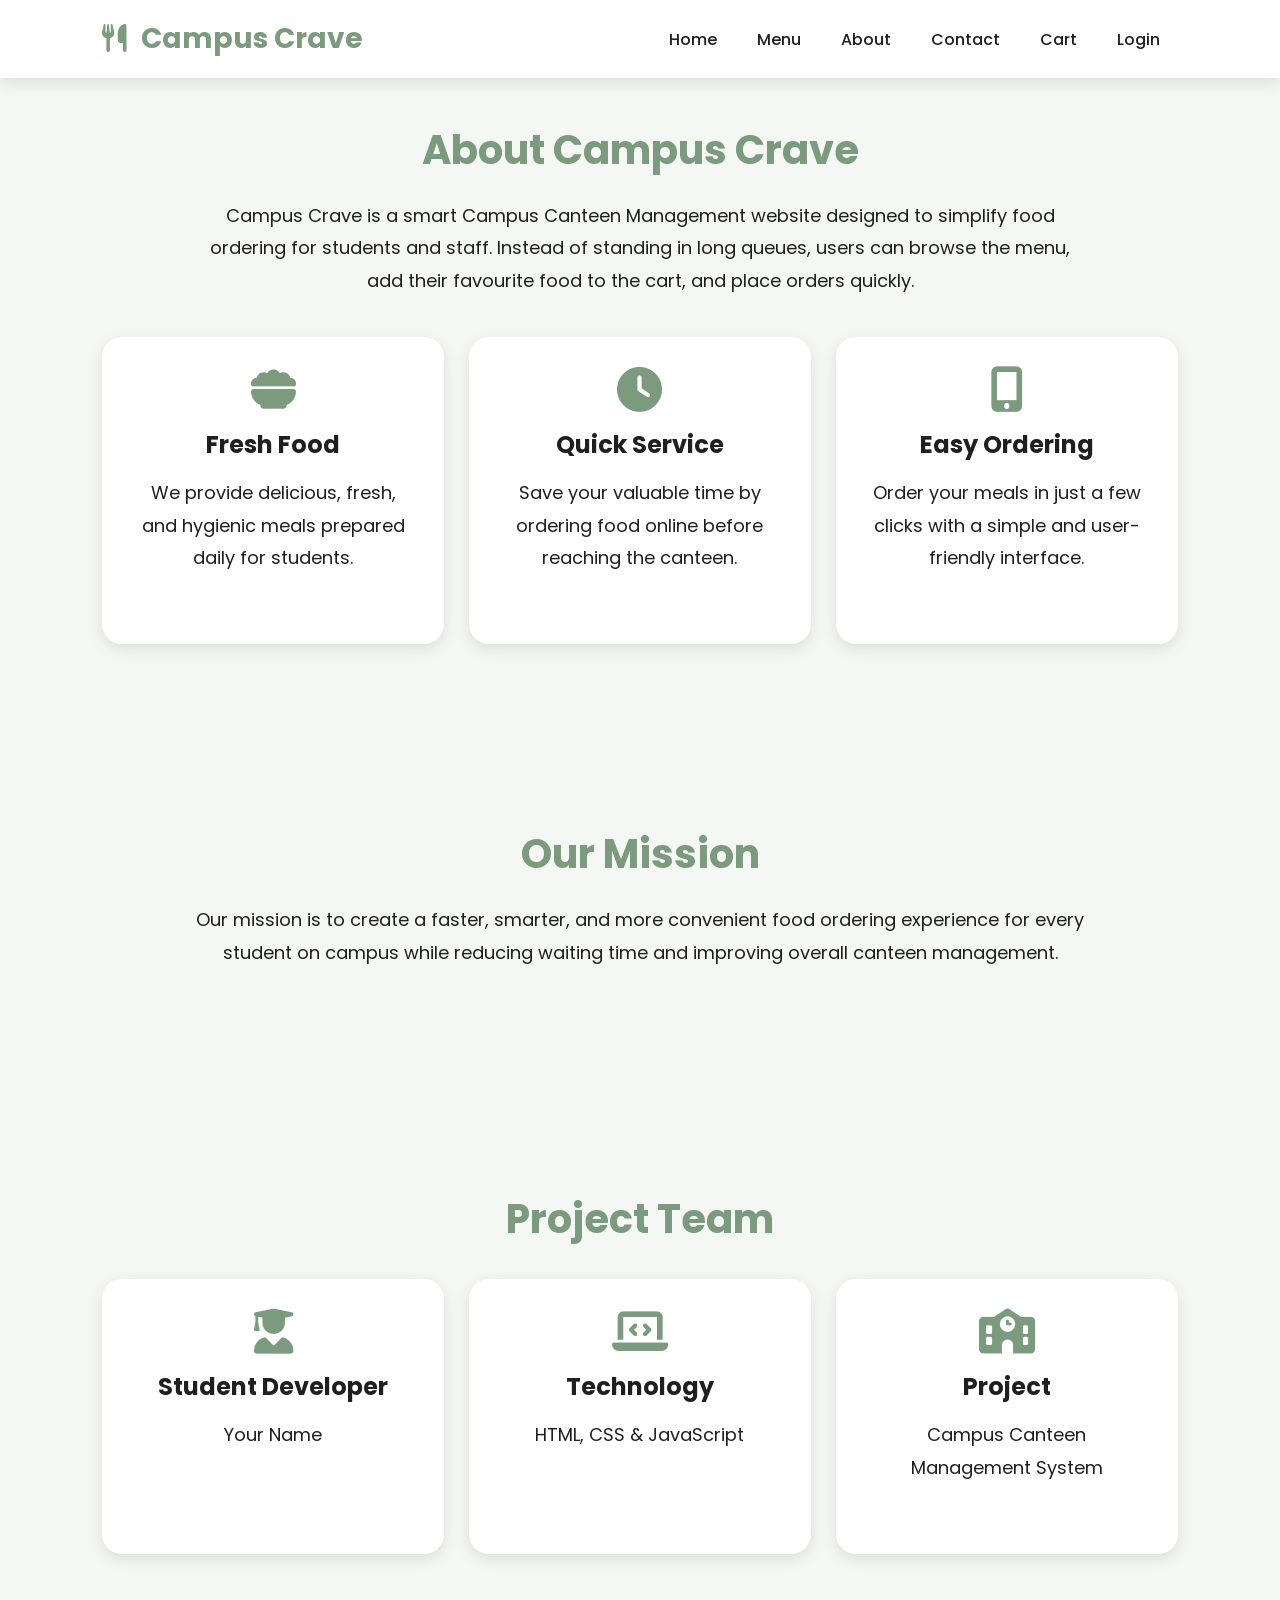
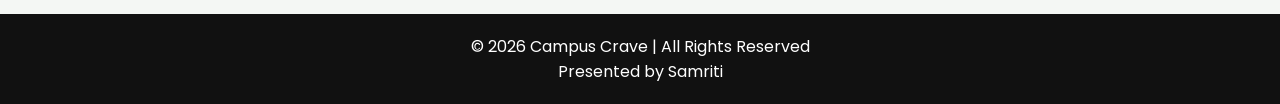
<file: about.html>
<!DOCTYPE html>
<html lang="en">
<head>
    <meta charset="UTF-8">
    <meta name="viewport" content="width=device-width, initial-scale=1.0">
    <title>Campus Crave | About Us</title>

    <link rel="stylesheet" href="style.css">
    <link rel="stylesheet" href="responsive.css">

    <link rel="stylesheet"
    href="https://cdnjs.cloudflare.com/ajax/libs/font-awesome/6.5.1/css/all.min.css">
</head>

<body>

<!-- Header -->

<header>

    <div class="logo">
        <i class="fa-solid fa-utensils"></i>
        Campus Crave
    </div>

    <nav>
        <a href="index.html">Home</a>
        <a href="menu.html">Menu</a>
        <a href="about.html" class="active">About</a>
        <a href="contact.html">Contact</a>
        <a href="cart.html">Cart</a>
        <a href="login.html">Login</a>
    </nav>

</header>

<!-- About Section -->

<section class="about-page">

    <h1>About Campus Crave</h1>

    <p>
        Campus Crave is a smart Campus Canteen Management website
        designed to simplify food ordering for students and staff.
        Instead of standing in long queues, users can browse the menu,
        add their favourite food to the cart, and place orders quickly.
    </p>

    <div class="about-container">

        <div class="about-card">
            <i class="fa-solid fa-bowl-food"></i>
            <h2>Fresh Food</h2>
            <p>
                We provide delicious, fresh, and hygienic meals
                prepared daily for students.
            </p>
        </div>

        <div class="about-card">
            <i class="fa-solid fa-clock"></i>
            <h2>Quick Service</h2>
            <p>
                Save your valuable time by ordering food online
                before reaching the canteen.
            </p>
        </div>

        <div class="about-card">
            <i class="fa-solid fa-mobile-screen-button"></i>
            <h2>Easy Ordering</h2>
            <p>
                Order your meals in just a few clicks with a
                simple and user-friendly interface.
            </p>
        </div>

    </div>

</section>

<!-- Mission -->

<section class="about-page">

    <h1>Our Mission</h1>

    <p>
        Our mission is to create a faster, smarter, and more
        convenient food ordering experience for every student
        on campus while reducing waiting time and improving
        overall canteen management.
    </p>

</section>

<!-- Team -->

<section class="about-page">

    <h1>Project Team</h1>

    <div class="about-container">

        <div class="about-card">
            <i class="fa-solid fa-user-graduate"></i>
            <h2>Student Developer</h2>
            <p>Your Name</p>
        </div>

        <div class="about-card">
            <i class="fa-solid fa-laptop-code"></i>
            <h2>Technology</h2>
            <p>HTML, CSS & JavaScript</p>
        </div>

        <div class="about-card">
            <i class="fa-solid fa-school"></i>
            <h2>Project</h2>
            <p>Campus Canteen Management System</p>
        </div>

    </div>

</section>

<!-- Footer -->

<footer>

    <p>
        © 2026 Campus Crave | All Rights Reserved
        <p>Presented by Samriti</p>

</footer>

</body>
</html>
</file>
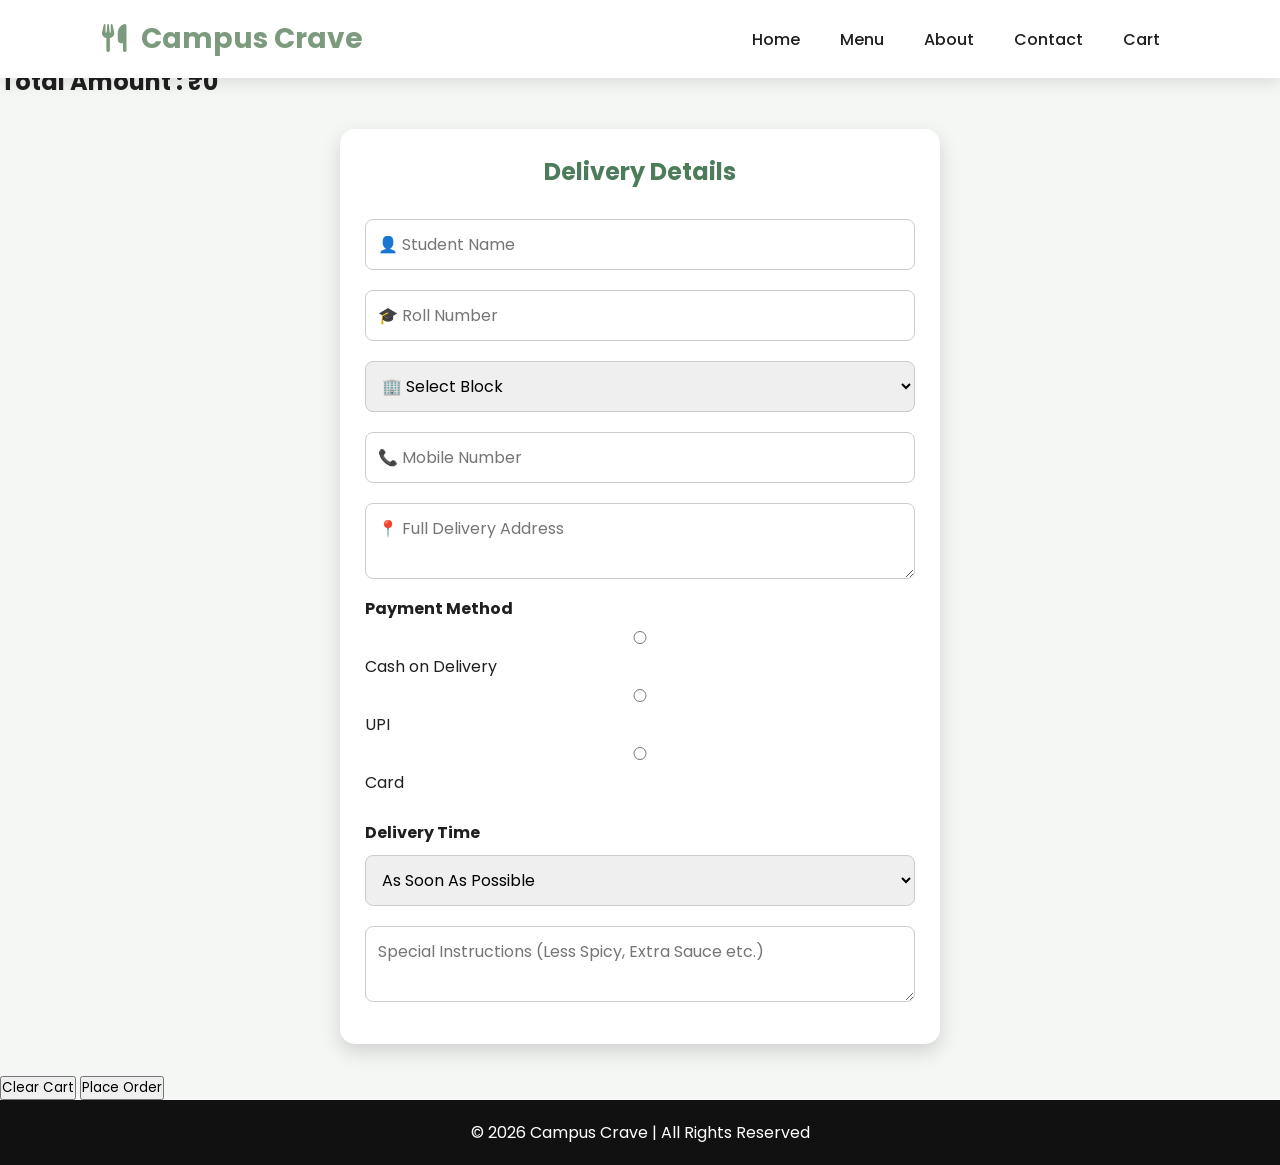
<file: cart.html>
<!DOCTYPE html>
<html lang="en">

<head>
    <meta charset="UTF-8">
    <meta name="viewport" content="width=device-width, initial-scale=1.0">
    <title>Campus Crave | Cart</title>

    <link rel="stylesheet" href="style.css">
    <link rel="stylesheet" href="responsive.css">

    <link rel="stylesheet"
        href="https://cdnjs.cloudflare.com/ajax/libs/font-awesome/6.5.1/css/all.min.css">
</head>

<body>

    <!-- Header -->

    <header>

        <div class="logo">
            <i class="fa-solid fa-utensils"></i>
            Campus Crave
        </div>

        <nav>
            <a href="index.html">Home</a>
            <a href="menu.html">Menu</a>
            <a href="about.html">About</a>
            <a href="contact.html">Contact</a>
            <a href="cart.html" class="active">Cart</a>
        </nav>

    </header>

    <!-- Cart Section -->

    <section class="cart-page">

        <h1>Your Shopping Cart</h1>

        <table class="cart-table">

            <thead>

                <tr>

                    <th>Food Item</th>

                    <th>Price</th>

                    <th>Quantity</th>

                    <th>Total</th>

                    <th>Action</th>

                </tr>

            </thead>

            <tbody id="cartTable">

            </tbody>

        </table>

        <div class="bill">

            <h2>Total Amount : ₹<span id="grandTotal">0</span></h2>
            <div class="delivery-section">

    <h2>Delivery Details</h2>

    <input type="text" id="name" placeholder="👤 Student Name" required>

    <input type="text" id="roll" placeholder="🎓 Roll Number" required>

    <select id="block">
        <option value="">🏢 Select Block</option>
        <option>Block 3</option>
        <option>Block 5</option>
        <option>Block 7</option>
        <option>Girls Hostel</option>
        <option>Boys Hostel</option>
        <option>Library</option>
    </select>

    <input type="tel" id="phone" placeholder="📞 Mobile Number">

    <textarea id="address" placeholder="📍 Full Delivery Address"></textarea>

    <label><b>Payment Method</b></label><br>

    <input type="radio" name="payment" value="Cash"> Cash on Delivery

    <input type="radio" name="payment" value="UPI"> UPI

    <input type="radio" name="payment" value="Card"> Card

    <br><br>

    <label><b>Delivery Time</b></label>

    <select id="time">
        <option>As Soon As Possible</option>
        <option>After 15 Minutes</option>
        <option>After 30 Minutes</option>
        <option>After 1 Hour</option>
    </select> 

    <textarea id="note" placeholder="Special Instructions (Less Spicy, Extra Sauce etc.)"></textarea>


</div>
            

            <button onclick="clearCart()">
                Clear Cart
            </button>

            <button onclick="placeOrder()">
                Place Order
            </button>
            <p id="orderMessage" style="display:none;
        color:green; font-size:200px; margin-top:15px">
        Thank you for ordering! Your orde has been placed successfully.</p>

        </div>

    </section>

    <!-- Footer -->

    <footer>

        <p>
            © 2026 Campus Crave | All Rights Reserved
        </p>

    </footer>

    <script src="cart.js"></script>

</body>

</html>
</file>
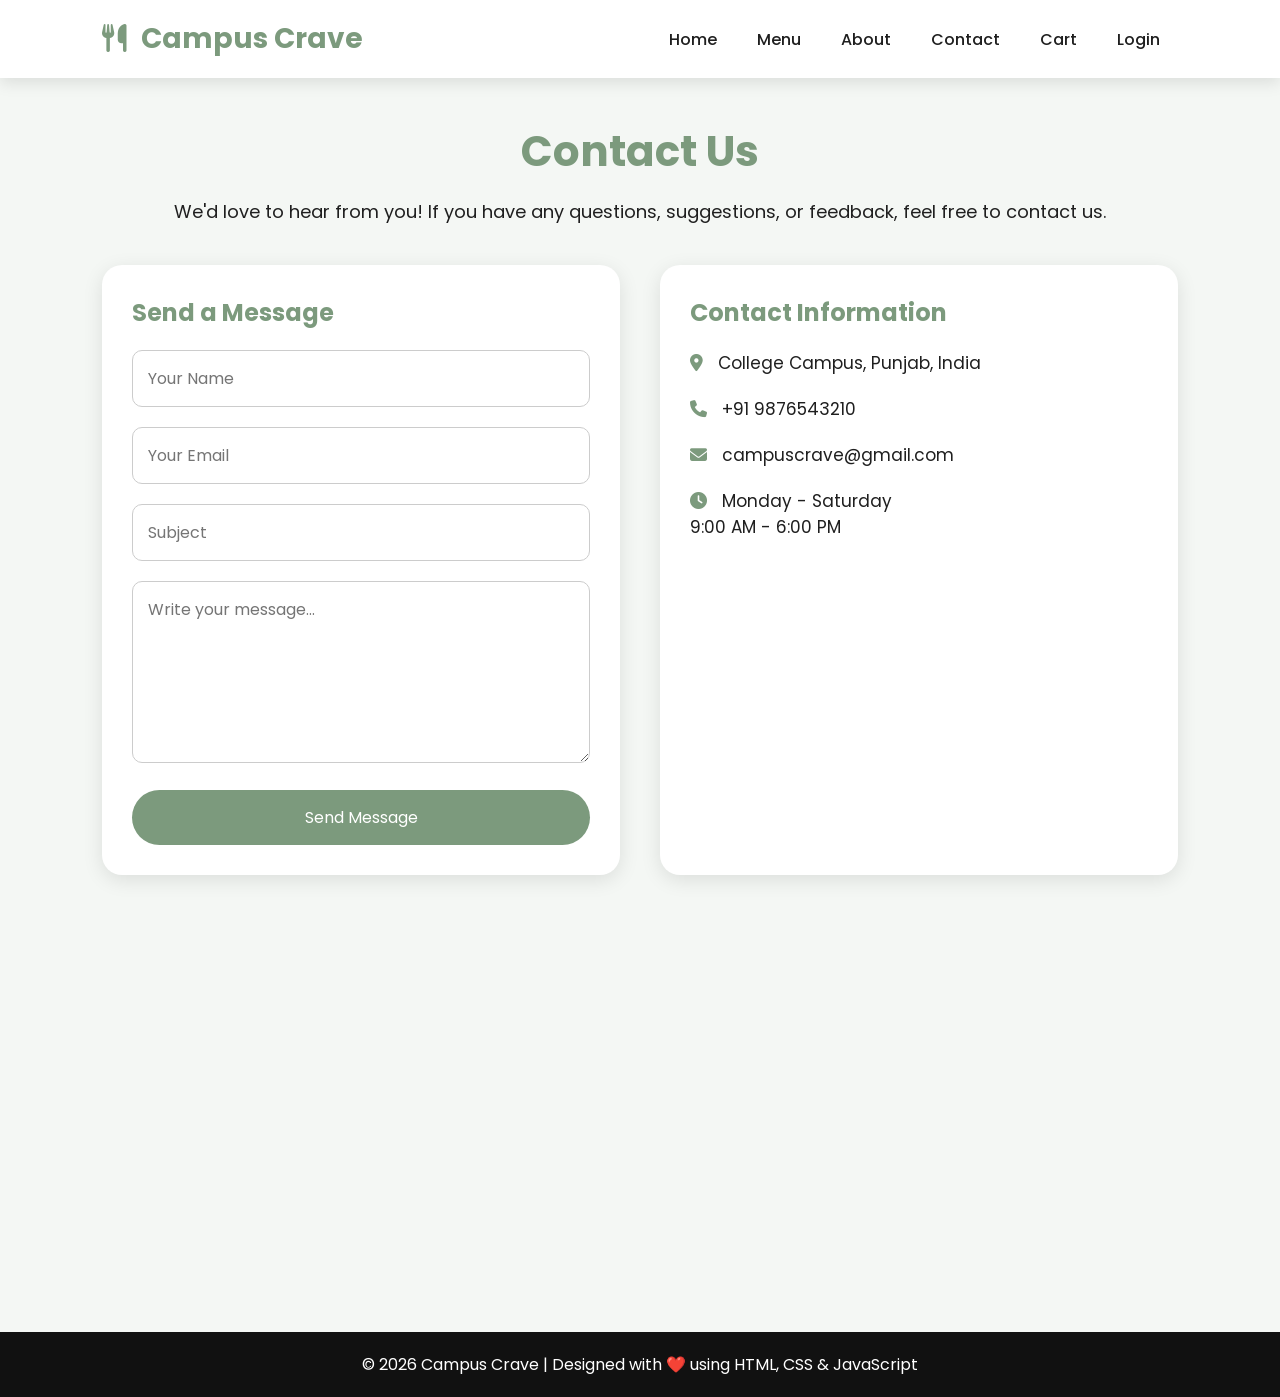
<file: contact.html>
<!DOCTYPE html>
<html lang="en">

<head>

    <meta charset="UTF-8">
    <meta name="viewport" content="width=device-width, initial-scale=1.0">

    <title>Campus Crave | Contact Us</title>

    <link rel="stylesheet" href="style.css">
    <link rel="stylesheet" href="responsive.css">

    <link rel="stylesheet"
        href="https://cdnjs.cloudflare.com/ajax/libs/font-awesome/6.5.1/css/all.min.css">

</head>

<body>

    <!-- Header -->

    <header>

        <div class="logo">
            <i class="fa-solid fa-utensils"></i>
            Campus Crave
        </div>

        <nav>

            <a href="index.html">Home</a>
            <a href="menu.html">Menu</a>
            <a href="about.html">About</a>
            <a href="contact.html" class="active">Contact</a>
            <a href="cart.html">Cart</a>
            <a href="login.html">Login</a>

        </nav>

    </header>

    <!-- Contact Section -->

    <section class="contact-page">

        <h1>Contact Us</h1>

        <p>
            We'd love to hear from you! If you have any questions,
            suggestions, or feedback, feel free to contact us.
        </p>

        <div class="contact-container">

            <!-- Contact Form -->

            <div class="contact-form">

                <h2>Send a Message</h2>

                <form id="contactForm">

                    <input type="text" placeholder="Your Name" required>

                    <input type="email" placeholder="Your Email" required>

                    <input type="text" placeholder="Subject" required>

                    <textarea rows="6"
                        placeholder="Write your message..."
                        required></textarea>

                    <button type="submit">
                        Send Message
                    </button>

                </form>

            </div>

            <!-- Contact Information -->

            <div class="contact-info">

                <h2>Contact Information</h2>

                <p>
                    <i class="fa-solid fa-location-dot"></i>
                    College Campus, Punjab, India
                </p>

                <p>
                    <i class="fa-solid fa-phone"></i>
                    +91 9876543210
                </p>

                <p>
                    <i class="fa-solid fa-envelope"></i>
                    campuscrave@gmail.com
                </p>

                <p>
                    <i class="fa-solid fa-clock"></i>
                    Monday - Saturday
                    <br>
                    9:00 AM - 6:00 PM
                </p>

            </div>

        </div>

    </section>

    <!-- Google Map -->

    <section class="map">

        <iframe
            src="https://www.google.com/maps?q=Punjab&output=embed"
            width="100%"
            height="350"
            style="border:0;"
            loading="lazy">
        </iframe>

    </section>

    <!-- Footer -->

    <footer>

        <p>

            © 2026 Campus Crave |
            Designed with ❤️ using HTML, CSS & JavaScript

        </p>

    </footer>

    <script>

        document.getElementById("contactForm").addEventListener("submit", function(e) {

            e.preventDefault();

            alert("✅ Thank you for contacting Campus Crave!\n\nWe will get back to you soon.");

            this.reset();

        });

    </script>

</body>

</html>
</file>
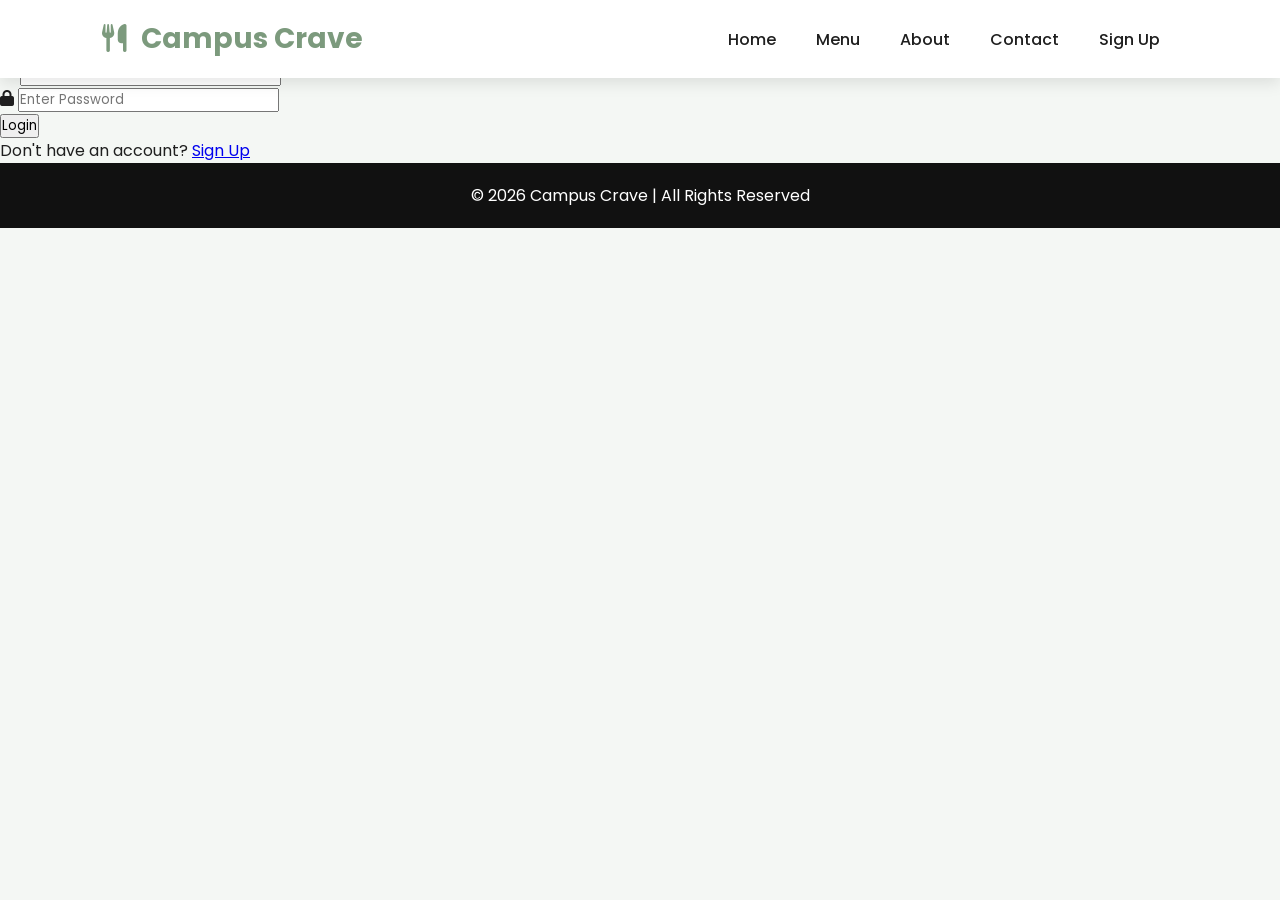
<file: login.html>
<!DOCTYPE html>
<html lang="en">
<head>
    <meta charset="UTF-8">
    <meta name="viewport" content="width=device-width, initial-scale=1.0">
    <title>Campus Crave | Login</title>

    <link rel="stylesheet" href="style.css">
    <link rel="stylesheet" href="responsive.css">

    <link rel="stylesheet"
    href="https://cdnjs.cloudflare.com/ajax/libs/font-awesome/6.5.1/css/all.min.css">
</head>

<body>

<header>

    <div class="logo">
        <i class="fa-solid fa-utensils"></i>
        Campus Crave
    </div>

    <nav>
        <a href="index.html">Home</a>
        <a href="menu.html">Menu</a>
        <a href="about.html">About</a>
        <a href="contact.html">Contact</a>
        <a href="signup.html">Sign Up</a>
    </nav>

</header>

<section class="login-page">

    <div class="login-box">

        <h1>Welcome Back!</h1>

        <p>Login to Campus Crave</p>

        <form id="loginForm">

            <div class="input-box">

                <i class="fa-solid fa-envelope"></i>

                <input
                type="email"
                id="email"
                placeholder="Enter Email"
                required>

            </div>

            <div class="input-box">

                <i class="fa-solid fa-lock"></i>

                <input
                type="password"
                id="password"
                placeholder="Enter Password"
                required>

            </div>

            <button type="submit">
                Login
            </button>

        </form>

        <p class="bottom-text">

            Don't have an account?

            <a href="signup.html">
                Sign Up
            </a>

        </p>

    </div>

</section>

<footer>

    <p>
        © 2026 Campus Crave | All Rights Reserved
    </p>

</footer>

<script src="login.js"></script>

</body>
</html>
</file>
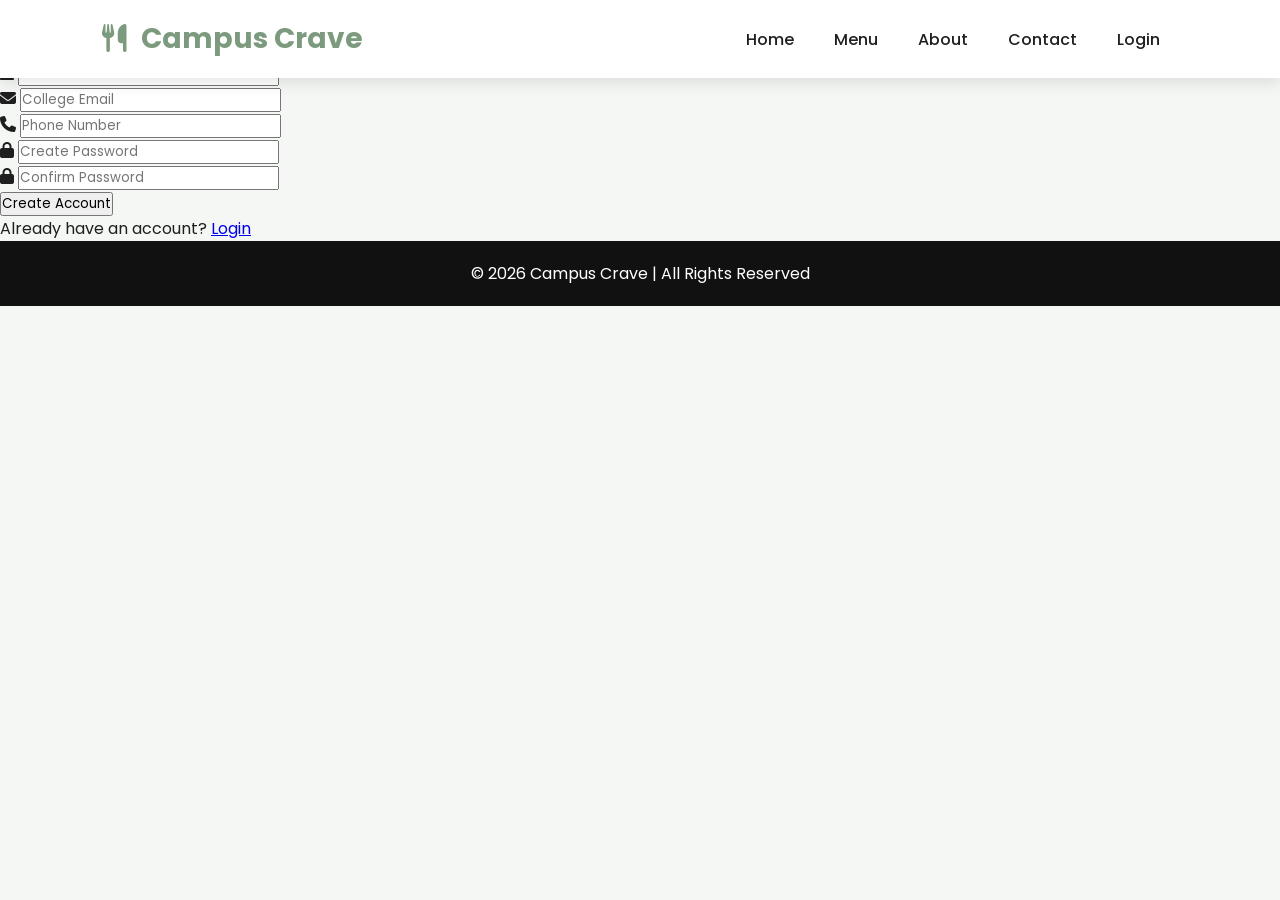
<file: signup.html>
<!DOCTYPE html>
<html lang="en">
<head>

<meta charset="UTF-8">
<meta name="viewport" content="width=device-width, initial-scale=1.0">

<title>Campus Crave | Sign Up</title>

<link rel="stylesheet" href="style.css">
<link rel="stylesheet" href="responsive.css">

<link rel="stylesheet"
href="https://cdnjs.cloudflare.com/ajax/libs/font-awesome/6.5.1/css/all.min.css">

</head>

<body>

<header>

<div class="logo">

<i class="fa-solid fa-utensils"></i>

Campus Crave

</div>

<nav>

<a href="index.html">Home</a>
<a href="menu.html">Menu</a>
<a href="about.html">About</a>
<a href="contact.html">Contact</a>
<a href="login.html">Login</a>

</nav>

</header>

<section class="login-page">

<div class="login-box">

<h1>Create Account</h1>

<p>Join Campus Crave Today</p>

<form id="signupForm">

<div class="input-box">

<i class="fa-solid fa-user"></i>

<input
type="text"
id="name"
placeholder="Full Name"
required>

</div>

<div class="input-box">

<i class="fa-solid fa-envelope"></i>

<input
type="email"
id="email"
placeholder="College Email"
required>

</div>

<div class="input-box">

<i class="fa-solid fa-phone"></i>

<input
type="tel"
id="phone"
placeholder="Phone Number"
required>

</div>

<div class="input-box">

<i class="fa-solid fa-lock"></i>

<input
type="password"
id="password"
placeholder="Create Password"
required>

</div>

<div class="input-box">

<i class="fa-solid fa-lock"></i>

<input
type="password"
id="confirmPassword"
placeholder="Confirm Password"
required>

</div>

<button type="submit">

Create Account

</button>

</form>

<p class="bottom-text">

Already have an account?

<a href="login.html">

Login

</a>

</p>

</div>

</section>

<footer>

<p>

© 2026 Campus Crave | All Rights Reserved

</p>

</footer>

<script src="login.js"></script>

</body>
</html>
</file>
<file: style.css>
/* Google Font */
@import url('https://fonts.googleapis.com/css2?family=Poppins:wght@300;400;500;600;700&display=swap');

*{
    margin:0;
    padding:0;
    box-sizing:border-box;
    font-family:'Poppins',sans-serif;
    scroll-behavior:smooth;
}

:root{
    --sage:#7C9A7D;
    --dark:#1f1f1f;
    --white:#ffffff;
    --light:#f4f7f4;
}

body{
    background:var(--light);
    color:var(--dark);
}

/* Navbar */

header{
    width:100%;
    background:var(--white);
    display:flex;
    justify-content:space-between;
    align-items:center;
    padding:18px 8%;
    position:fixed;
    top:0;
    left:0;
    z-index:1000;
    box-shadow:0 5px 15px rgba(0,0,0,.1);
}
nav{
    flex-direction: column;
}

.logo{
    font-size:28px;
    font-weight:700;
    color:var(--sage);
}

.logo i{
    margin-right:8px;
}

nav a{
    text-decoration:none;
    color:var(--dark);
    margin:0 18px;
    font-weight:500;
    transition:.3s;
}

nav a:hover{
    color:var(--sage);
}

#cartBtn{
    background:var(--sage);
    color:white;
    border:none;
    padding:12px 22px;
    border-radius:30px;
    cursor:pointer;
    transition:.3s;
}

#cartBtn:hover{
    background:#648565;
}

/* Hero */

.hero{
    display:flex;
    justify-content:space-between;
    align-items:center;
    padding:140px 8% 80px;
    flex-wrap:wrap;
}

.hero-text{
    flex:1;
}

.hero-text h1{
    font-size:55px;
    margin-bottom:20px;
}

.hero-text p{
    font-size:18px;
    line-height:1.8;
    margin-bottom:30px;
}

.hero button{
    padding:15px 35px;
    border:none;
    background:var(--sage);
    color:white;
    border-radius:30px;
    font-size:16px;
    cursor:pointer;
    transition:.3s;
}

.hero button:hover{
    transform:scale(1.05);
}

.hero-image{
    flex:1;
    text-align:center;
}

.hero-image img{
    width:90%;
    border-radius:25px;
    box-shadow:0 10px 25px rgba(0,0,0,.2);
}

/* About */

.about{
    padding:80px 10%;
    text-align:center;
}

.about h2{
    font-size:40px;
    color:var(--sage);
    margin-bottom:20px;
}

.about p{
    max-width:800px;
    margin:auto;
    font-size:18px;
    line-height:1.8;
}

/* Menu */

.menu{
    padding:80px 8%;
}

.menu h2{
    text-align:center;
    font-size:40px;
    color:var(--sage);
}

#search{
    display:block;
    margin:35px auto;
    width:320px;
    padding:15px;
    border-radius:30px;
    border:2px solid var(--sage);
    outline:none;
}

.food-container{
    display:grid;
    grid-template-columns:repeat(auto-fit,minmax(250px,1fr));
    gap:30px;
}

.card{
    background:white;
    border-radius:20px;
    overflow:hidden;
    box-shadow:0 5px 15px rgba(0,0,0,.1);
    transition:.3s;
    text-align:center;
}

.card:hover{
    transform:translateY(-8px);
}

.card img{
    width:100%;
    height:220px;
    object-fit:cover;
}

.card h3{
    margin-top:18px;
}

.card p{
    color:var(--sage);
    font-weight:bold;
    margin:12px 0;
}

.card button{
    margin:20px;
    padding:12px 30px;
    border:none;
    background:var(--sage);
    color:white;
    border-radius:30px;
    cursor:pointer;
}

.card button:hover{
    background:#648565;
}

/* Cart */

.cart{
    margin:80px auto;
    width:90%;
    max-width:700px;
    background:white;
    padding:35px;
    border-radius:20px;
    box-shadow:0 5px 20px rgba(0,0,0,.1);
}

.cart h2{
    text-align:center;
    margin-bottom:20px;
    color:var(--sage);
}

.cart ul{
    list-style:none;
}

.cart li{
    padding:12px;
    border-bottom:1px solid #ddd;
}

.cart h3{
    margin-top:20px;
}

.cart button{
    margin-top:20px;
    width:100%;
    padding:15px;
    background:var(--sage);
    color:white;
    border:none;
    border-radius:30px;
    cursor:pointer;
}

/* Contact */

.contact{
    background:var(--sage);
    color:white;
    text-align:center;
    padding:60px 20px;
}

.contact h2{
    margin-bottom:20px;
    font-size:36px;
}

.contact p{
    margin:12px;
}

/* Footer */

footer{
    background:#111;
    color:white;
    text-align:center;
    padding:20px;
}

/* Responsive */

@media(max-width:768px){

header{
flex-direction:column;
padding:20px;
}

nav{
margin:20px 0;
}

.hero{
flex-direction:column;
text-align:center;
}

.hero-text h1{
font-size:38px;
}

.hero-image{
margin-top:30px;
}

#search{
width:90%;
}

}

/* About Page */

.about-page{
    padding:120px 8% 60px;
    text-align:center;
}

.about-page h1{
    font-size:40px;
    color:#7C9A7D;
    margin-bottom:20px;
}

.about-page p{
    font-size:18px;
    line-height:1.8;
    max-width:900px;
    margin:0 auto 40px;
}

.about-container{
    display:grid;
    grid-template-columns:repeat(auto-fit,minmax(250px,1fr));
    gap:25px;
    margin-top:30px;
}

.about-card{
    background:#fff;
    padding:30px;
    border-radius:20px;
    box-shadow:0 5px 15px rgba(0,0,0,0.1);
    transition:0.3s;
}

.about-card:hover{
    transform:translateY(-8px);
}

.about-card i{
    font-size:45px;
    color:#7C9A7D;
    margin-bottom:15px;
}

.about-card h2{
    margin-bottom:15px;
}


/* ===========================
   Contact Page
=========================== */

.contact-page{

    padding:120px 8% 60px;

}

.contact-page h1{

    text-align:center;
    color:#7C9A7D;
    font-size:42px;
    margin-bottom:15px;

}

.contact-page>p{

    text-align:center;
    margin-bottom:40px;
    font-size:18px;

}

.contact-container{

    display:grid;
    grid-template-columns:1fr 1fr;
    gap:40px;

}

.contact-form,
.contact-info{

    background:white;
    padding:30px;
    border-radius:20px;
    box-shadow:0 5px 20px rgba(0,0,0,.1);

}

.contact-form h2,
.contact-info h2{

    color:#7C9A7D;
    margin-bottom:20px;

}

.contact-form input,
.contact-form textarea{

    width:100%;
    padding:15px;
    margin-bottom:20px;
    border:1px solid #ccc;
    border-radius:10px;
    font-size:16px;

}

.contact-form button{

    width:100%;
    padding:15px;
    background:#7C9A7D;
    color:white;
    border:none;
    border-radius:30px;
    cursor:pointer;
    font-size:16px;

}

.contact-form button:hover{

    background:#5f7d60;

}

.contact-info p{

    margin:20px 0;
    font-size:17px;

}

.contact-info i{

    color:#7C9A7D;
    margin-right:10px;

}

.map{

    margin-top:40px;

}

@media(max-width:768px){

.contact-container{

grid-template-columns:1fr;

}

}
/* About Page */

.about-page{
    padding:120px 8% 60px;
    text-align:center;
}

.about-page h1{
    font-size:40px;
    color:#7C9A7D;
    margin-bottom:20px;
}

.about-page p{
    font-size:18px;
    line-height:1.8;
    max-width:900px;
    margin:0 auto 40px;
}

.about-container{
    display:grid;
    grid-template-columns:repeat(auto-fit,minmax(250px,1fr));
    gap:25px;
    margin-top:30px;
}

.about-card{
    background:#fff;
    padding:30px;
    border-radius:20px;
    box-shadow:0 5px 15px rgba(0,0,0,0.1);
    transition:0.3s;
}

.about-card:hover{
    transform:translateY(-8px);
}

.about-card i{
    font-size:45px;
    color:#7C9A7D;
    margin-bottom:15px;
}

.about-card h2{
    margin-bottom:15px;
}
.delivery-section{
    width:90%;
    max-width:600px;
    margin:30px auto;
    padding:25px;
    background:#ffffff;
    border-radius:15px;
    box-shadow:0 8px 20px rgba(0,0,0,.15);
}

.delivery-section h2{
    text-align:center;
    color:#4d7c5b;
    margin-bottom:20px;
}

.delivery-section input,
.delivery-section select,
.delivery-section textarea{
    width:100%;
    padding:12px;
    margin:10px 0;
    border:1px solid #ccc;
    border-radius:8px;
    font-size:16px;
}

.delivery-section button{
    width:100%;
    padding:14px;
    background:#4d7c5b;
    color:white;
    border:none;
    border-radius:8px;
    font-size:18px;
    cursor:pointer;
}

.delivery-section button:hover{
    background:#34513d;
}
</file>
<file: responsive.css>
/* ===============================
   Campus Crave Responsive Design
================================= */

/* Tablet Devices */

@media screen and (max-width:992px){

header{
    flex-direction:column;
    padding:20px;
}

nav{
    margin-top:15px;
    display:flex;
    flex-wrap:wrap;
    justify-content:center;
    gap:15px;
}

.hero{
    flex-direction:column;
    text-align:center;
}

.hero-text{
    margin-bottom:30px;
}

.hero-text h1{
    font-size:42px;
}

.hero-image img{
    width:90%;
}

.food-container{
    grid-template-columns:repeat(2,1fr);
}

.about-container{
    grid-template-columns:repeat(2,1fr);
}

.contact-container{
    grid-template-columns:1fr;
}

.cart-table{
    display:block;
    overflow-x:auto;
}

}

/* Mobile Devices */

@media screen and (max-width:768px){

.logo{
    font-size:24px;
}

nav{
    flex-direction:column;
    align-items:center;
}

nav a{
    margin:8px 0;
}

.hero{
    padding:120px 20px 50px;
}

.hero-text h1{
    font-size:34px;
}

.hero-text p{
    font-size:16px;
}

.hero button{
    width:100%;
}

.food-container{
    grid-template-columns:1fr;
}

.about-container{
    grid-template-columns:1fr;
}

.contact-container{
    grid-template-columns:1fr;
}

.card img{
    height:200px;
}

#search{
    width:100%;
}

.cart-page{
    padding:100px 15px;
}

.cart-table{
    font-size:14px;
}

.login-box{
    width:95%;
    padding:25px;
}

.contact-form,
.contact-info{
    padding:20px;
}

iframe{
    height:250px;
}

footer{
    font-size:14px;
}

}

/* Small Mobile */

@media screen and (max-width:480px){

.hero-text h1{
    font-size:28px;
}

.hero-text p{
    font-size:15px;
}

.menu h2,
.about-page h1,
.contact-page h1{
    font-size:30px;
}

.card{
    margin:10px 0;
}

.card button{
    width:90%;
}

.contact-form button{
    width:100%;
}

.bill button{
    width:100%;
    margin-top:15px;
}

}
</file>
